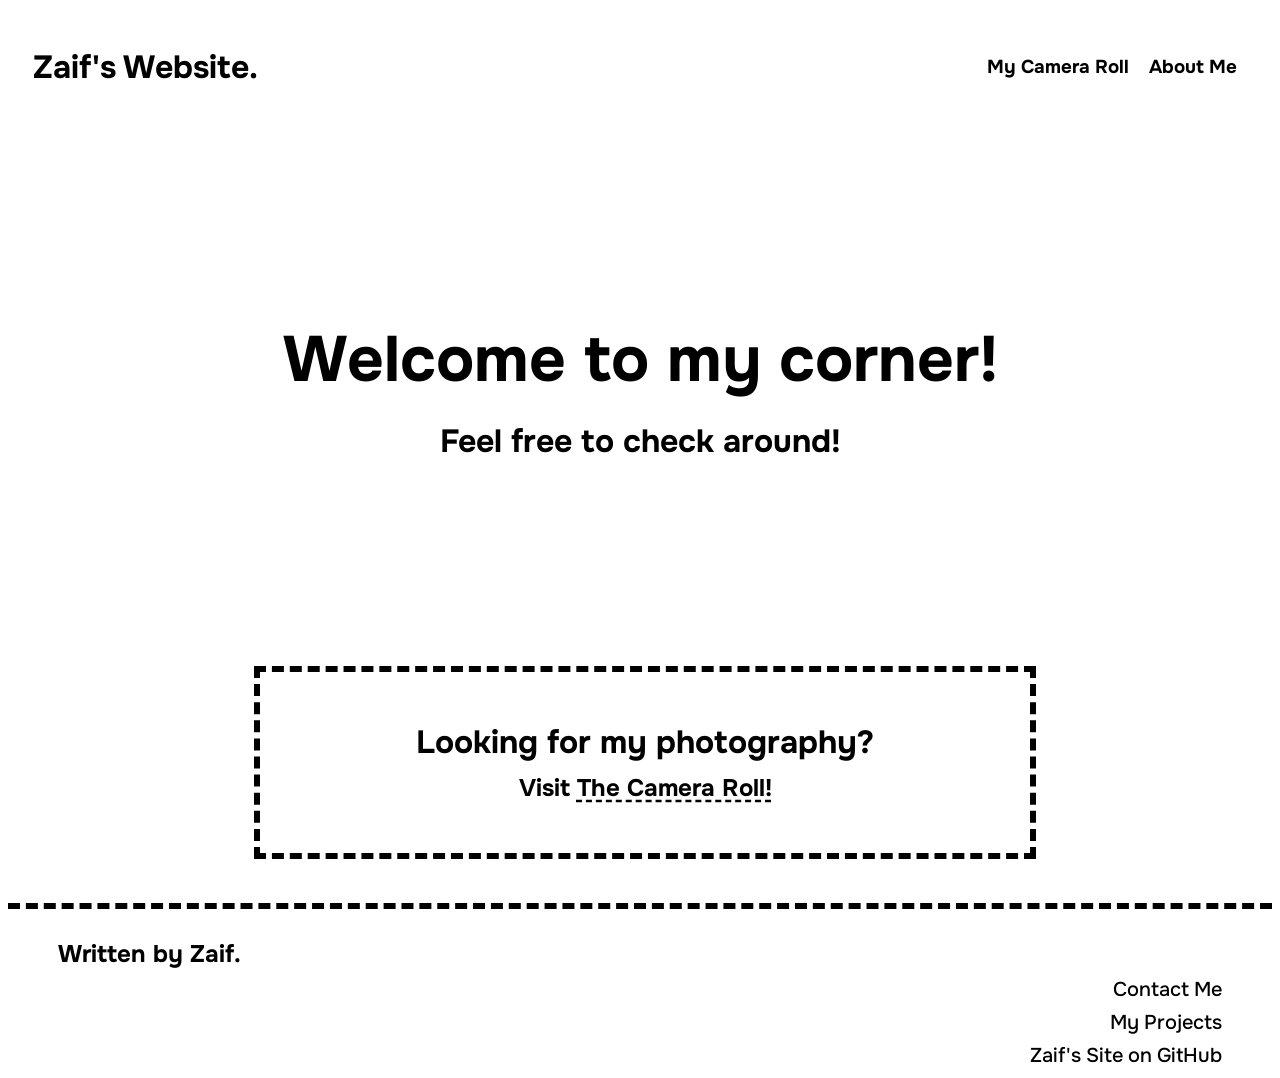
<file: index.html>
<html lang="en">
<head>
    <meta charset="UTF-8">
    <meta name="viewport" content="width=device-width, initial-scale=1">
    <title>Zaif's Site</title>
    <link rel="stylesheet" href="style.css">
</head>
<body>
    <div class="header">
        <div class="leftside">
            <h1 id="logo">Zaif's Website.</h1>
        </div>
        <div class="rightside">
            <a href="pages/camera/roll.html">
                <h3 id="pixelbutton">My Camera Roll</h3>
            </a>
            <a href="pages/about/me.html">
                <h3 id="aboutbutton">About Me</h3>
            </a>
        </div>
    </div>
    <div class="main">
        <div class="banner">
            <h1 id="bannerwelcome">Welcome to my corner!</h1>
            <h2 id="banneradditional">Feel free to check around!</h2>
        </div>
        <div class="content">
            <div class="container">
                <div class="firstblock">
                    <h1 id="firstblocktitle">Looking for my photography?</h1>
                    <a href="pages/camera/roll.html">
                        <h2 id="firstblocksubtitle">Visit <span id="firstblocksubtitleunderline">The Camera Roll!</span></h2>
                    </a>
                </div>
            </div>
        </div>
    </div>
    <div class="footer">
        <h3 id="footertext">Written by <span id="glowingcarpenterboy">Zaif.</span></h3>
        <div class="morelinks">
            <a href="pages/contact/me.html">
                <h3 id="morelinkslink">Contact Me</h3>
            </a>
            <a href="https://github.com/zaiiifffff" target="_blank">
                <h3 id="morelinkslink">My Projects</h3>
            </a>
            <a href="https://github.com/zaiiifffff/zaiiifffff.github.io" target="_blank">
                <h3 id="morelinkslink">Zaif's Site on GitHub</h3>
            </a>
        </div>
    </div>
</body>
</html>
</file>
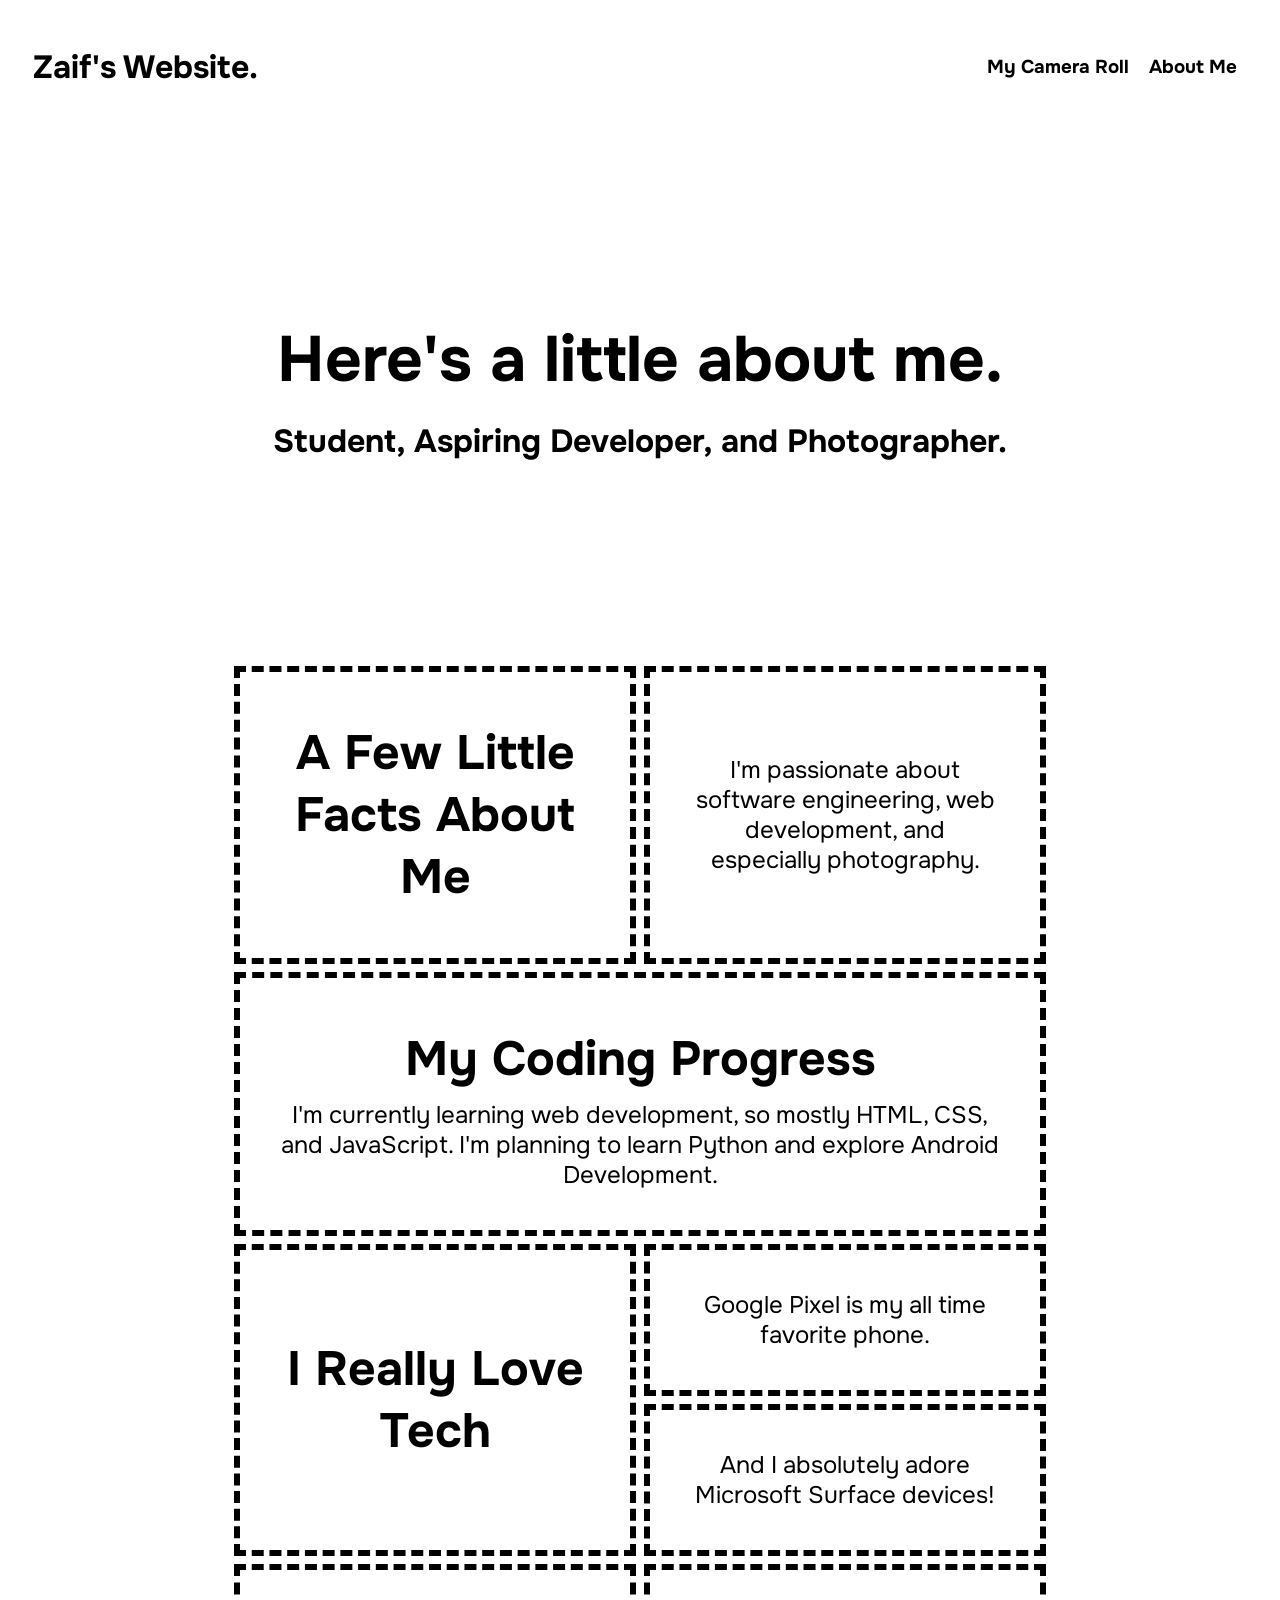
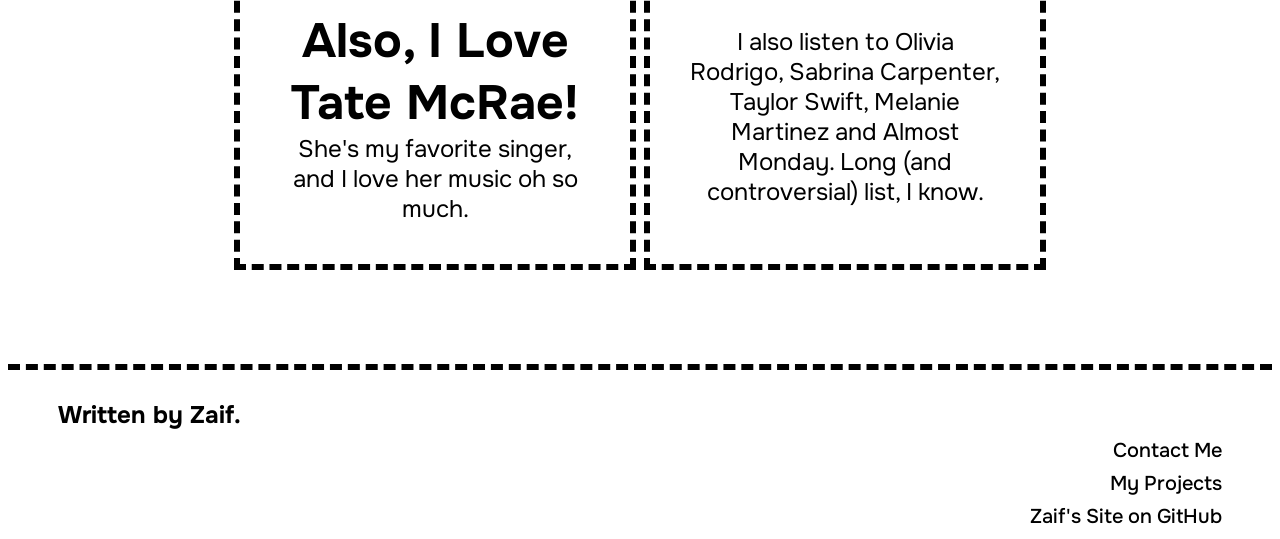
<file: pages/about/me.html>
<html lang="en">
<head>
    <meta charset="UTF-8">
    <meta name="viewport" content="width=device-width, initial-scale=1">
    <title>Zaif's Site</title>
    <link rel="stylesheet" href="style.css">
</head>
<body>
    <div class="header">
        <div class="leftside">
            <a href="../../index.html">
                <h1 id="logo">Zaif's Website.</h1>
            </a>
        </div>
        <div class="rightside">
            <a href="../camera/roll.html">
                <h3 id="pixelbutton">My Camera Roll</h3>
            </a>
            <a href="">
                <h3 id="aboutbutton">About Me</h3>
            </a>
        </div>
    </div>
    <div class="main">
        <div class="banner">
            <h1 id="bannerwelcome">Here's a little about me.</h1>
            <h2 id="banneradditional">Student, Aspiring Developer, and Photographer.</h2>
        </div>
        <div class="content">
            <div class="container">
                <div class="firstblock">
                    <h1 id="firstblocktitle">A Few Little Facts About Me</h1>
                </div>
                <div class="secondblock">
                    <p id="secondblocktext">I'm passionate about software engineering, web development, and especially photography.</p>
                </div>
                <div class="thirdblock">
                    <h1 id="thirdblocktitle">My Coding Progress</h1>
                    <p id="thirdblocktext">I'm currently learning web development, so mostly HTML, CSS, and JavaScript. I'm planning to learn Python and explore Android Development.</p>
                </div>
                <div class="fourthblock">
                    <h1 id="fourthblocktitle">I Really Love Tech</h1>
                </div>
                <div class="fifthblock">
                    <p id="fifthblocktext">Google Pixel is my all time favorite phone.</p>
                </div>
                <div class="sixthblock">
                    <p id="sixthblocktext">And I absolutely adore Microsoft Surface devices!</p>
                </div>
                <div class="seventhblock">
                    <h1 id="seventhblocktitle">Also, I Love Tate McRae!</h1>
                    <p id="seventhblocktext">She's my favorite singer, and I love her music oh so much.</p>
                </div>
                <div class="eighthblock">
                    <p id="eighthblocktext">I also listen to Olivia Rodrigo, Sabrina Carpenter, Taylor Swift, Melanie Martinez and Almost Monday. Long (and controversial) list, I know.</p>
                </div>
            </div>
        </div>
    </div>
        <div class="footer">
        <h3 id="footertext">Written by <span id="glowingcarpenterboy">Zaif.</span></h3>
        <div class="morelinks">
            <a href="pages/contact/me.html">
                <h3 id="morelinkslink">Contact Me</h3>
            </a>
            <a href="https://github.com/zaiiifffff" target="_blank">
                <h3 id="morelinkslink">My Projects</h3>
            </a>
            <a href="https://github.com/zaiiifffff/zaiiifffff.github.io" target="_blank">
                <h3 id="morelinkslink">Zaif's Site on GitHub</h3>
            </a>
        </div>
    </div>
</body>
</html>
</file>
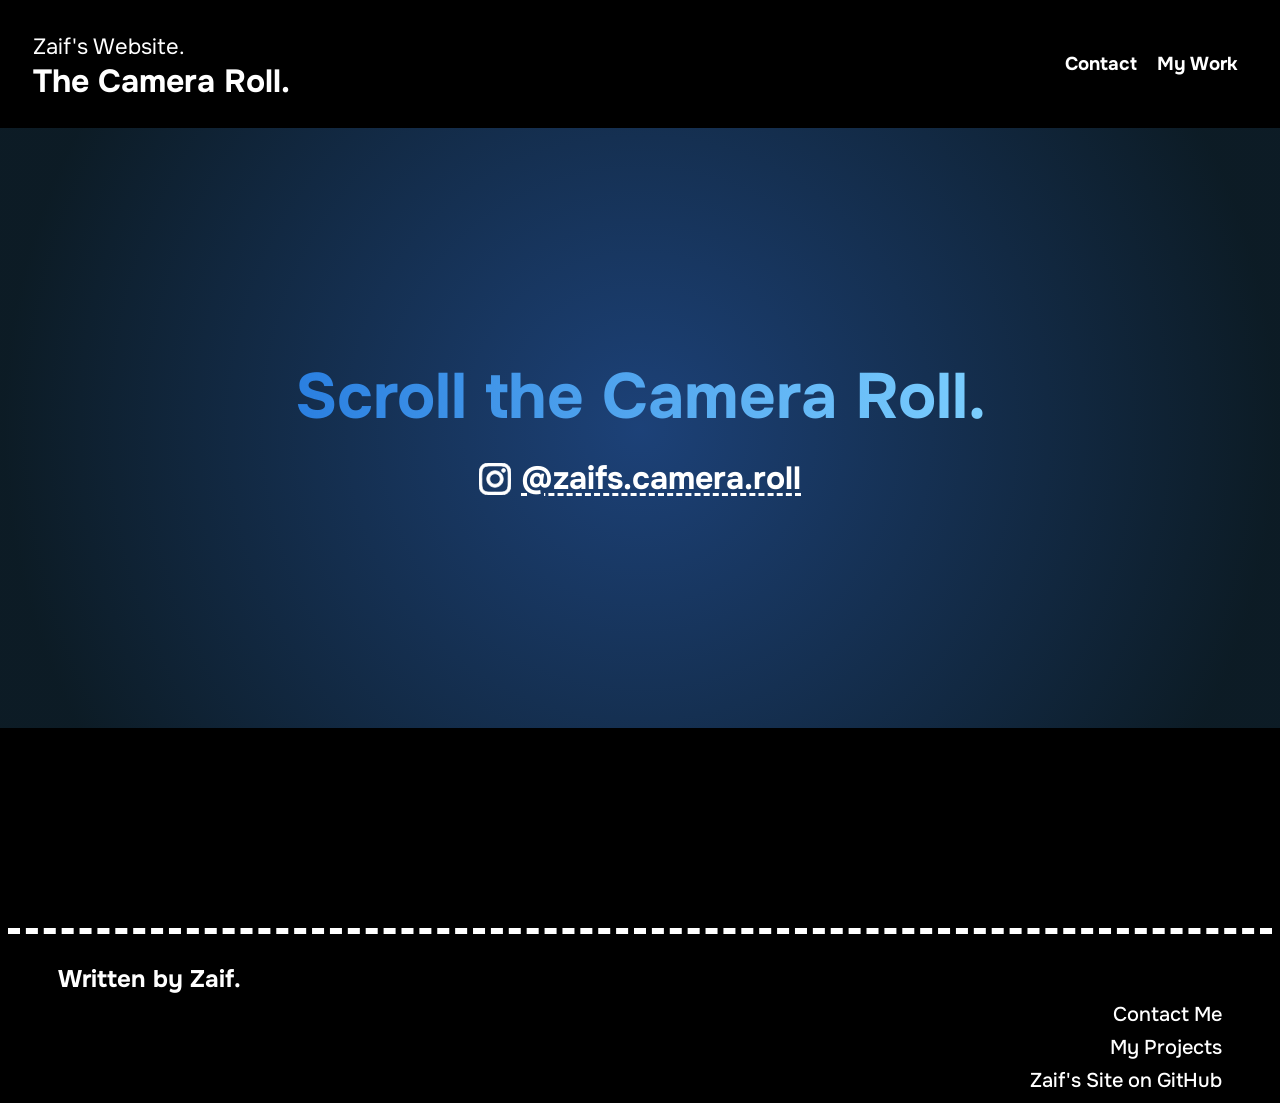
<file: pages/camera/roll.html>
<html lang="en">
<head>
    <meta charset="UTF-8">
    <meta name="viewport" content="width=device-width, initial-scale=1">
    <title>Zaif's Site</title>
    <link rel="stylesheet" href="style.css">
</head>
<body>
    <div class="header">
        <div class="leftside">
                <div class="logos">
                        <a href="../../index.html">
                            <h1 id="logo">Zaif's Website.</h1>
                        </a>
                    <h1 id="camerarolllogo">The Camera Roll.</h1>
                </div>
        </div>
        <div class="rightside">
            <a href="">
                <h3 id="pixelbutton">Contact</h3>
            </a>
            <a href="roll/mywork.html">
                <h3 id="aboutbutton">My Work</h3>
            </a>
        </div>
    </div>
    <div class="main">
        <div class="banner">
            <h1 id="bannerwelcome">Scroll the Camera Roll.</h1>
            <div class="ig">
                <svg id="igicon" width="32" height="32" viewBox="0 0 24 24" fill="white">
                <path d="M12 2.163c3.204 0 3.584.012 4.85.07 3.252.148 4.771 1.691 4.919 4.919.058 1.265.069 1.645.069 4.849 0 3.205-.012 3.584-.069 4.849-.149 3.225-1.664 4.771-4.919 4.919-1.266.058-1.644.07-4.85.07-3.204 0-3.584-.012-4.849-.07-3.26-.149-4.771-1.699-4.919-4.92-.058-1.265-.07-1.644-.07-4.849 0-3.204.013-3.583.07-4.849.149-3.227 1.664-4.771 4.919-4.919 1.266-.057 1.645-.069 4.849-.069zm0-2.163c-3.259 0-3.667.014-4.947.072-4.358.2-6.78 2.618-6.98 6.98-.059 1.281-.073 1.689-.073 4.948 0 3.259.014 3.668.072 4.948.2 4.358 2.618 6.78 6.98 6.98 1.281.058 1.689.072 4.948.072 3.259 0 3.668-.014 4.948-.072 4.354-.2 6.782-2.618 6.979-6.98.059-1.28.073-1.689.073-4.948 0-3.259-.014-3.667-.072-4.947-.196-4.354-2.617-6.78-6.979-6.98-1.281-.059-1.69-.073-4.949-.073zm0 5.838c-3.403 0-6.162 2.759-6.162 6.162s2.759 6.163 6.162 6.163 6.162-2.759 6.162-6.163c0-3.403-2.759-6.162-6.162-6.162zm0 10.162c-2.209 0-4-1.79-4-4 0-2.209 1.791-4 4-4s4 1.791 4 4c0 2.21-1.791 4-4 4zm6.406-11.845c-.796 0-1.441.645-1.441 1.44s.645 1.44 1.441 1.44c.795 0 1.439-.645 1.439-1.44s-.644-1.44-1.439-1.44z"/>
                </svg>
                <a href="https://instagram.com/zaifs.camera.roll" target="_blank">
                    <h2 id="banneradditional">@zaifs.camera.roll</h2>
                </a>
            </div>
        </div>
    </div>
    <div class="footer">
        <h3 id="footertext">Written by <span id="glowingcarpenterboy">Zaif.</span></h3>
        <div class="morelinks">
            <a href="pages/contact/me.html">
                <h3 id="morelinkslink">Contact Me</h3>
            </a>
            <a href="https://github.com/zaiiifffff" target="_blank">
                <h3 id="morelinkslink">My Projects</h3>
            </a>
            <a href="https://github.com/zaiiifffff/zaiiifffff.github.io" target="_blank">
                <h3 id="morelinkslink">Zaif's Site on GitHub</h3>
            </a>
        </div>
    </div>
</body>
</html>
</file>
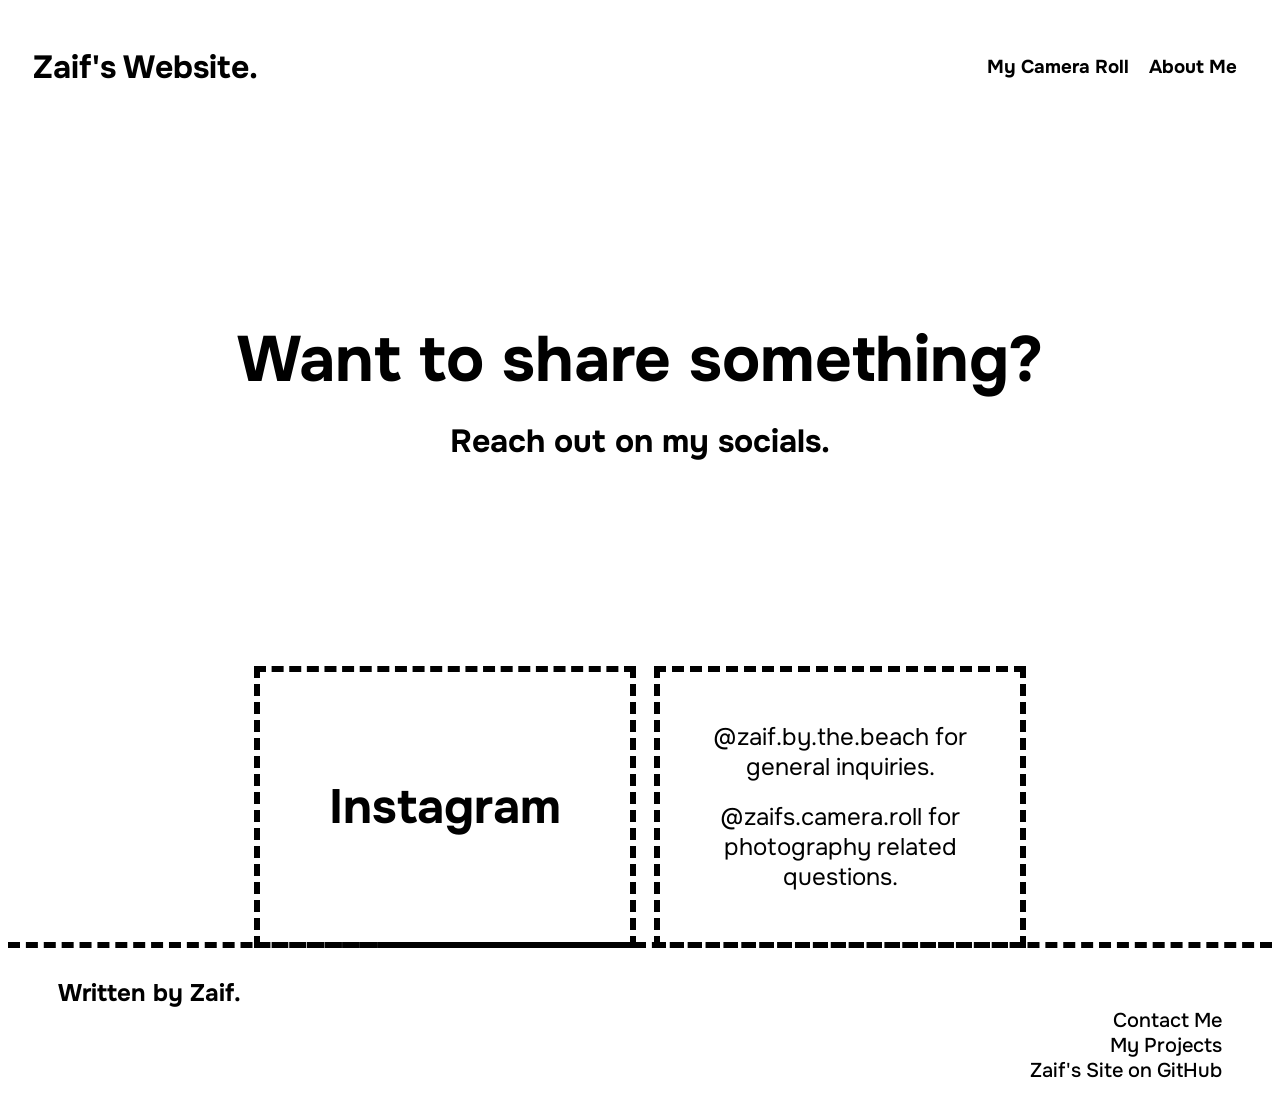
<file: pages/contact/me.html>
<html lang="en">
<head>
    <meta charset="UTF-8">
    <meta name="viewport" content="width=device-width, initial-scale=1">
    <title>Zaif's Site</title>
    <link rel="stylesheet" href="style.css">
</head>
<body>
    <div class="header">
        <div class="leftside">
            <a href="../../index.html">
                <h1 id="logo">Zaif's Website.</h1>
            </a>
        </div>
        <div class="rightside">
            <a href="../camera/roll.html">
                <h3 id="pixelbutton">My Camera Roll</h3>
            </a>
            <a href="../about/me.html">
                <h3 id="aboutbutton">About Me</h3>
            </a>
        </div>
    </div>
    <div class="main">
        <div class="banner">
            <h1 id="bannerwelcome">Want to share something?</h1>
            <h2 id="banneradditional">Reach out on my socials.</h2>
        </div>
        <div class="content">
            <div class="container">
                <div class="firstblock">
                    <h1 id="firstblocktitle">Instagram</h1>
                </div>
                <div class="secondblock">
                    <p id="secondblocktext">@zaif.by.the.beach for general inquiries.</p>
                    <p id="secondblocktext">@zaifs.camera.roll for photography related questions.</p>
            </div>
        </div>
    </div>
    <div class="footer">
        <h3 id="footertext">Written by <span id="glowingcarpenterboy">Zaif.</span></h3>
        <div class="morelinks">
            <a href="pages/contact/me.html">
                <h3 id="morelinkslink">Contact Me</h3>
            </a>
            <a href="https://github.com/zaiiifffff" target="_blank">
                <h3 id="morelinkslink">My Projects</h3>
            </a>
            <a href="https://github.com/zaiiifffff/zaiiifffff.github.io" target="_blank">
                <h3 id="morelinkslink">Zaif's Site on GitHub</h3>
            </a>
        </div>
    </div>
</body>
</html>
</file>
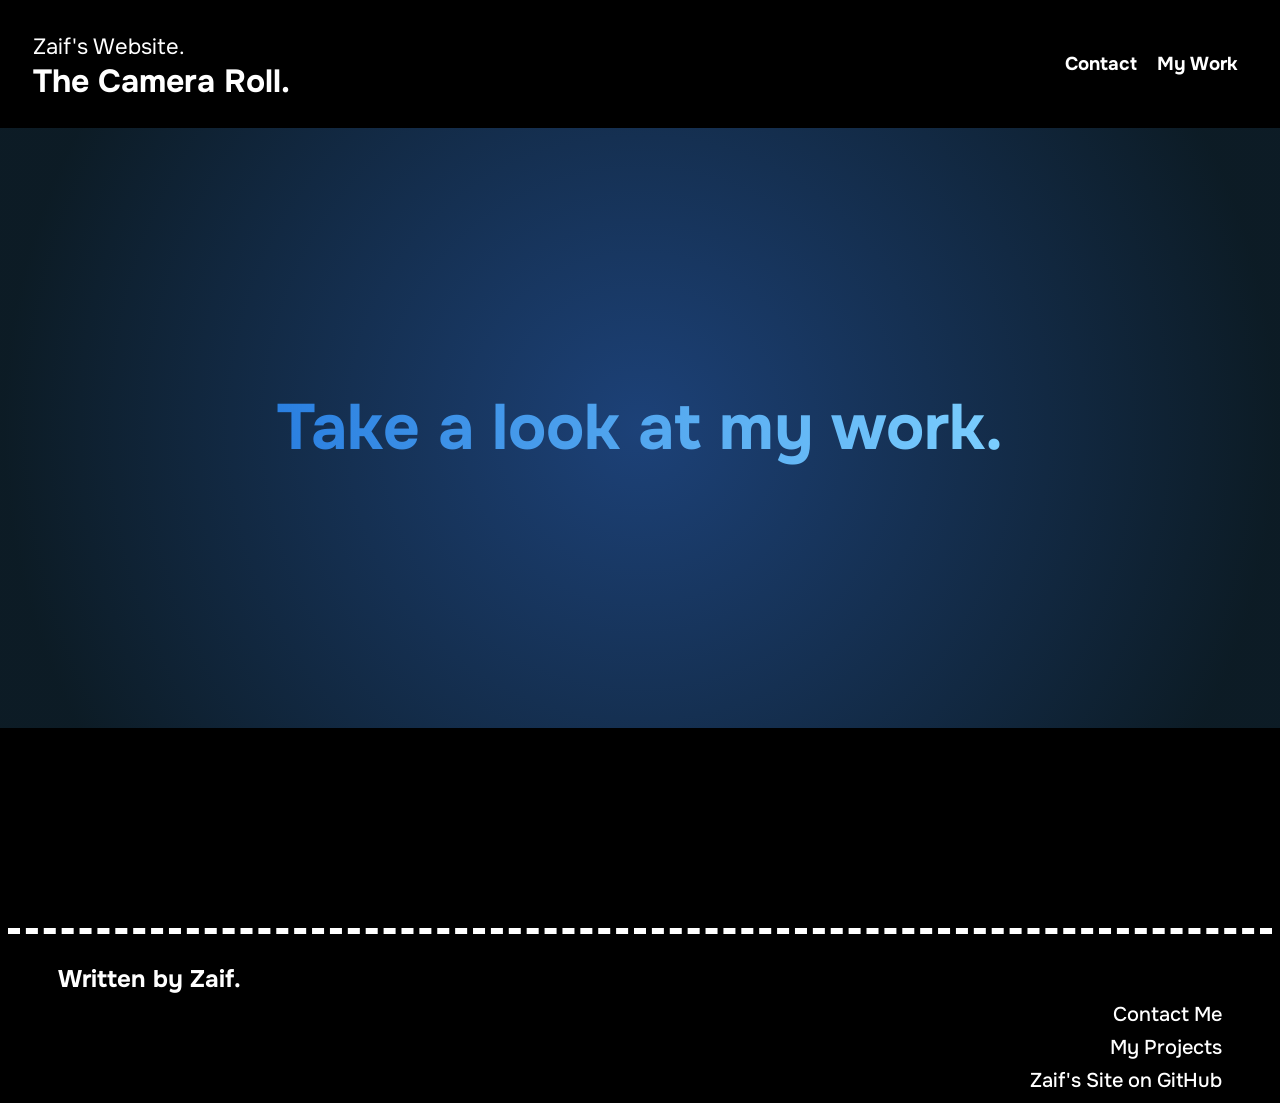
<file: pages/camera/roll/mywork.html>
<html lang="en">
<head>
    <meta charset="UTF-8">
    <meta name="viewport" content="width=device-width, initial-scale=1">
    <title>Zaif's Site</title>
    <link rel="stylesheet" href="style.css">
</head>
<body>
    <div class="header">
        <div class="leftside">
                <div class="logos">
                        <a href="../../index.html">
                            <h1 id="logo">Zaif's Website.</h1>
                        </a>
                    <h1 id="camerarolllogo">The Camera Roll.</h1>
                </div>
        </div>
        <div class="rightside">
            <a href="">
                <h3 id="pixelbutton">Contact</h3>
            </a>
            <a href="../about/me.html">
                <h3 id="aboutbutton">My Work</h3>
            </a>
        </div>
    </div>
    <div class="main">
        <div class="banner">
            <h1 id="bannerwelcome">Take a look at my work.</h1>
        </div>
    </div>
    <div class="footer">
        <h3 id="footertext">Written by <span id="glowingcarpenterboy">Zaif.</span></h3>
        <div class="morelinks">
            <a href="pages/contact/me.html">
                <h3 id="morelinkslink">Contact Me</h3>
            </a>
            <a href="https://github.com/zaiiifffff" target="_blank">
                <h3 id="morelinkslink">My Projects</h3>
            </a>
            <a href="https://github.com/zaiiifffff/zaiiifffff.github.io" target="_blank">
                <h3 id="morelinkslink">Zaif's Site on GitHub</h3>
            </a>
        </div>
    </div>
</body>
</html>
</file>
<file: style.css>
@font-face {
    font-family: 'Onest';
    src: url('fonts/Onest.ttf');
}

/* Remove underline from links and set color to black */

a {
    text-decoration: none;
    color: black;
}

.header {
    margin: 2%;
    display: flex;
    justify-content: space-between;
    text-align: center;
}

/* Responsive design for smaller screens */

@media (max-width: 768px) {
    .header {
        flex-direction: column;
        text-align: center;
        margin-top: 32px;
    }

    .rightside {
        justify-content: center;
        width: 100%;
    }

    .leftside {
        justify-content: center;
        width: 100%;
        margin: 2px 2px;
    }

    #logo {
        margin: 0;
    }
}

.leftside {
    align-items: center;

}

.rightside {
    display: flex;
    flex-direction: row;
    align-items: center;
}

#pixelbutton {
    margin: 10px 10px;
    font-family: Onest;
}

#notesbutton {
    margin: 10px 10px;
    font-family: Onest;
}

#aboutbutton {
    margin: 10px 10px;
    font-family: Onest;
}

#logo {
    font-family: Onest;
}

/* Main content styling */

.main {
    width: 100%;
}

.banner {
    width: 90%;
    margin: 200px auto 200px auto;
    display: flex;
    flex-direction: column;
    justify-content: center;
    align-items: center;
}

#bannerwelcome {
    font-family: Onest;
    text-align: center;
    font-size: 64px;
    margin: 10px auto;
}

#banneradditional {
    font-family: Onest;
    text-align: center;
    font-size: 32px;
    margin: 10px auto;
}

.container {
    width: 90%;
    max-width: 800px;
    display: block;
    grid-template-columns: 1fr 1fr;
    gap: 0px;
    margin: 50px auto;
}

.firstblock {
    margin: 0px 10px 0px 20px;
    padding: 40px;
    display: block;
    flex-direction: column;
    justify-content: center;
    align-items: center;
    outline: 6px dashed black;
}

#firstblocktitle {
    font-family: Onest;
    text-align: center;
    font-size: 32px;
    margin: 10px auto;
}

#firstblocksubtitle {
    font-family: Onest;
    text-align: center;
    font-size: 24px;
    margin: 10px auto;
}

#firstblocksubtitleunderline {
    text-decoration: underline dashed;
    text-underline-offset: 4px;
}

/* Footer styling */

.footer {
    border-top: 6px dashed black;
    width: 100%;
}

#footertext {
    font-family: Onest;
    text-align: left;
    font-size: 24px;
    margin: 30px 10px 0px 50px;
}

.morelinks {
    margin: 0px 50px 10px 10px;
}

#morelinkslink {
    color: black;
    font-family: Onest;
    font-size: 20px;
    font-weight: 500;
    text-align: right;
    margin: 8px 0px 8px 0px;
}

#glowingcarpenterboy {
    color: black;
    font-family: Onest;
    text-align: left;
    font-size: 24px;
    margin: 0px;
    transition: text-shadow 0.5s;
}

#glowingcarpenterboy:hover {
    color: black;
    text-shadow: 0 0 5px rgb(164, 189, 228), 0 0 10px rgb(164, 189, 228), 0 0 15px rgb(164, 189, 228), 0 0 20px rgb(164, 189, 228), 0 0 30px rgb(164, 189, 228), 0 0 40px rgb(164, 189, 228), 0 0 55px rgb(164, 189, 228), 0 0 75px rgb(164, 189, 228);
    cursor: default;
}
</file>
<file: pages/about/style.css>
@font-face {
    font-family: 'Onest';
    src: url('../../fonts/Onest.ttf');
}

.header {
    margin: 2%;
    display: flex;
    justify-content: space-between;
    text-align: center;
}

@media (max-width: 768px) {
    .header {
        flex-direction: column;
        text-align: center;
        margin-top: 32px;
    }

    .rightside {
        justify-content: center;
        width: 100%;
    }

    .leftside {
        justify-content: center;
        width: 100%;
        margin: 2px 2px;
    }

    #logo {
        margin: 0;
    }
}

a {
    text-decoration: none;
    color: black;
}

.leftside {
    align-items: center;

}

.rightside {
    display: flex;
    flex-direction: row;
    align-items: center;
}

#pixelbutton {
    margin: 10px 10px;
    font-family: Onest;
}

#notesbutton {
    margin: 10px 10px;
    font-family: Onest;
}

#aboutbutton {
    margin: 10px 10px;
    font-family: Onest;
}

#logo {
    font-family: Onest;
}

.main {
    width: 100%;
}

.banner {
    width: 90%;
    margin: 200px auto 200px auto;
    display: flex;
    flex-direction: column;
    justify-content: center;
    align-items: center;
}

#bannerwelcome {
    font-family: Onest;
    text-align: center;
    font-size: 64px;
    margin: 10px auto;
}

#banneradditional {
    font-family: Onest;
    text-align: center;
    font-size: 32px;
    margin: 10px auto;
}

.container {
    margin: 100px auto;
    width: 90%;
    max-width: 800px;
    display: grid;
    grid-template-columns: 1fr 1fr;
    gap: 20px;
}

.firstblock {
    padding: 40px;
    display: flex;
    flex-direction: column;
    justify-content: center;
    align-items: center;
    outline: 6px dashed black;
    grid-column: 1;
    grid-row: 1;
}

#firstblocktitle {
    font-family: Onest;
    text-align: center;
    font-size: 48px;
    margin: 10px auto;
}


.secondblock {
    padding: 40px;
    display: flex;
    flex-direction: column;
    justify-content: center;
    align-items: center;
    outline: 6px dashed black;
    grid-column: 2;
    grid-row: 1;
}

#secondblocktext {
    font-family: Onest;
    text-align: center;
    font-size: 24px;
    margin: 0px auto;
}

.thirdblock {
    padding: 40px;
    display: flex;
    flex-direction: column;
    justify-content: center;
    align-items: center;
    outline: 6px dashed black;
    grid-column: 1 / span 2;
    grid-row: 2;
}

#thirdblocktitle {
    font-family: Onest;
    text-align: center;
    font-size: 48px;
    margin: 10px auto;
}

#thirdblocktext {
    font-family: Onest;
    text-align: center;
    font-size: 24px;
    margin: 0px auto;
}

.fourthblock {
    padding: 40px;
    display: flex;
    flex-direction: column;
    justify-content: center;
    align-items: center;
    outline: 6px dashed black;
    grid-row: 1/ span 2;
    grid-row: 3 / 5;
}

#fourthblocktitle {
    font-family: Onest;
    text-align: center;
    font-size: 48px;
    margin: 0px auto;
}

.fifthblock {
    padding: 40px;
    display: flex;
    flex-direction: column;
    justify-content: center;
    align-items: center;
    outline: 6px dashed black;
}

#fifthblocktext {
    font-family: Onest;
    text-align: center;
    font-size: 24px;
    margin: 0px auto;
}

.sixthblock {
    padding: 40px;
    display: flex;
    flex-direction: column;
    justify-content: center;
    align-items: center;
    outline: 6px dashed black;
}

#sixthblocktext {
    font-family: Onest;
    text-align: center;
    font-size: 24px;
    margin: 0px auto;
}

.seventhblock {
    padding: 40px;
    display: flex;
    flex-direction: column;
    justify-content: center;
    align-items: center;
    outline: 6px dashed black;
}

#seventhblocktitle {
    font-family: Onest;
    text-align: center;
    font-size: 48px;
    margin: 0px auto;
}


#seventhblocktext {
    font-family: Onest;
    text-align: center;
    font-size: 24px;
    margin: 0px auto;
}

.eighthblock {
    padding: 40px;
    display: flex;
    flex-direction: column;
    justify-content: center;
    align-items: center;
    outline: 6px dashed black;
}

#eighthblocktext {
    font-family: Onest;
    text-align: center;
    font-size: 24px;
    margin: 0px auto;
}

@media (max-width: 768px) {
    .container {
        grid-template-columns: 1fr;
    }

    .firstblock,
    .secondblock,
    .thirdblock,
    .fourthblock,
    .sixthblock {
        grid-column: 1;
        grid-row: auto;
    }

    .secondblock,
    .thirdblock,
    .sixthblock {
        margin-bottom: 40px;
    }
}

/* Footer styling */

.footer {
    border-top: 6px dashed black;
    width: 100%;
}

#footertext {
    font-family: Onest;
    text-align: left;
    font-size: 24px;
    margin: 30px 10px 0px 50px;
}

.morelinks {
    margin: 0px 50px 10px 10px;
}

#morelinkslink {
    color: black;
    font-family: Onest;
    font-size: 20px;
    font-weight: 500;
    text-align: right;
    margin: 8px 0px 8px 0px;
}

#glowingcarpenterboy {
    color: black;
    font-family: Onest;
    text-align: left;
    font-size: 24px;
    margin: 0px;
    transition: text-shadow 0.5s;
}

#glowingcarpenterboy:hover {
    color: black;
    text-shadow: 0 0 5px rgb(164, 189, 228), 0 0 10px rgb(164, 189, 228), 0 0 15px rgb(164, 189, 228), 0 0 20px rgb(164, 189, 228), 0 0 30px rgb(164, 189, 228), 0 0 40px rgb(164, 189, 228), 0 0 55px rgb(164, 189, 228), 0 0 75px rgb(164, 189, 228);
    cursor: default;
}
</file>
<file: pages/camera/style.css>
@font-face {
    font-family: 'Onest';
    src: url('../../fonts/Onest.ttf');
}

html {
    background-color: #000000;
    overflow-x: hidden;
    container-type: inline-size;
}

.header {
    margin: 2%;
    display: flex;
    justify-content: space-between;
    text-align: center;
}

a {
    text-decoration: none;
    color: white;
}

.leftside {
    align-items: center;

}

.rightside {
    display: flex;
    flex-direction: row;
    align-items: center;
}

#pixelbutton {
    margin: 10px 10px;
    font-family: Onest;
    color: white;
}

#aboutbutton {
    margin: 10px 10px;
    font-family: Onest;
    color: white;
}

.logos {
    display: flex;
    flex-direction: column;
    align-items: flex-start;
    padding-top: 8px;
    color: white;
}

#logo {
    font-family: Onest;
    font-weight: 400;
    font-size: 22px;
    margin: 0px 0px;
}

#camerarolllogo {
    font-family: Onest;
    margin: 0px 0px;
}

.main {
    width: 100%;
    margin: 0px;
    padding: 0px;
}

.banner {
    padding: 0px;
    margin: 0px;
    width: 100%;
    margin: 00px auto 200px auto;
    height: 600px;
    display: flex;
    flex-direction: column;
    justify-content: center;
    align-items: center;
    background-color: #000000; /* Dark base color */
    background-image: radial-gradient(
    circle at 50% 50%, 
    rgba(37, 85, 156, 0.769) 0%, 
    rgba(15, 34, 46, 0.808) 90%
    );
    width: 100cqw;
    position: relative;
    left: 50%;
    right: 50%;
    margin-left: -50vw;
    margin-right: -50vw;
}

#bannerwelcome {
    font-family: Onest;
    text-align: center;
    font-size: 64px;
    margin: 10px auto;
    background: linear-gradient(90deg, #2a7fe0, #7bcefe);
    -webkit-background-clip: text;
    background-clip: text;
    -webkit-text-fill-color: transparent;
}

.ig {
    display: flex;
    align-items: center;
    justify-content: center;
    gap: 10px;
}

#igicon {
    float: left;
    margin: 10px auto;
    color: white;
    stroke: white;
    stroke-width: 0.6px;
    stroke-linejoin: round;
}

#banneradditional {
    float: right;
    font-family: Onest;
    text-align: center;
    font-size: 32px;
    margin: 10px auto;
    color: white;
    text-decoration: underline dashed;
    text-underline-offset: 4px;
}

@media (max-width: 768px) {
    .header {
        flex-direction: column;
        text-align: center;
        margin-top: 32px;
    }

    .rightside {
        justify-content: center;
        width: 100%;
    }

    .leftside {
        justify-content: center;
        width: 100%;
        margin: 2px 2px;
    }

    .logos {
        align-items: center;
    }

    #logo {
        margin: 0;
        display: none;
    }

    #camerarolllogo {
        margin: 0;
        text-align: center;
    }
}

/* Footer styling */

.footer {
    border-top: 6px dashed white;
    width: 100%;
}

#footertext {
    font-family: Onest;
    color: white;
    text-align: left;
    font-size: 24px;
    margin: 30px 10px 0px 50px;
}

.morelinks {
    margin: 0px 50px 10px 10px;
}

#morelinkslink {
    color: white;
    font-family: Onest;
    font-size: 20px;
    font-weight: 500;
    text-align: right;
    margin: 8px 0px 8px 0px;
}

#glowingcarpenterboy {
    color: white;
    font-family: Onest;
    text-align: left;
    font-size: 24px;
    margin: 0px;
    transition: text-shadow 0.5s;
}

#glowingcarpenterboy:hover {
    color: white;
    text-shadow: 0 0 5px rgb(164, 189, 228), 0 0 10px rgb(164, 189, 228), 0 0 15px rgb(164, 189, 228), 0 0 20px rgb(164, 189, 228), 0 0 30px rgb(164, 189, 228), 0 0 40px rgb(164, 189, 228), 0 0 55px rgb(164, 189, 228), 0 0 75px rgb(164, 189, 228);
    cursor: default;
}
</file>
<file: pages/contact/style.css>
@font-face {
    font-family: 'Onest';
    src: url('../../fonts/Onest.ttf');
}

.header {
    margin: 2%;
    display: flex;
    justify-content: space-between;
    text-align: center;
}

@media (max-width: 768px) {
    .header {
        flex-direction: column;
        text-align: center;
        margin-top: 32px;
    }

    .rightside {
        justify-content: center;
        width: 100%;
    }

    .leftside {
        justify-content: center;
        width: 100%;
        margin: 2px 2px;
    }

    #logo {
        margin: 0;
    }
}

a {
    text-decoration: none;
    color: black;
}

.leftside {
    align-items: center;

}

.rightside {
    display: flex;
    flex-direction: row;
    align-items: center;
}

#pixelbutton {
    margin: 10px 10px;
    font-family: Onest;
}

#notesbutton {
    margin: 10px 10px;
    font-family: Onest;
}

#aboutbutton {
    margin: 10px 10px;
    font-family: Onest;
}

#logo {
    font-family: Onest;
}

.main {
    width: 100%;
}

.banner {
    width: 90%;
    margin: 200px auto 200px auto;
    display: flex;
    flex-direction: column;
    justify-content: center;
    align-items: center;
}

#bannerwelcome {
    font-family: Onest;
    text-align: center;
    font-size: 64px;
    margin: 10px auto;
}

#banneradditional {
    font-family: Onest;
    text-align: center;
    font-size: 32px;
    margin: 10px auto;
}

.container {
    width: 90%;
    max-width: 800px;
    display: grid;
    grid-template-columns: 1fr 1fr;
    gap: 0px;
    margin: 0px auto;
}

.firstblock {
    margin: 0px 10px 0px 20px;
    padding: 40px;
    display: flex;
    flex-direction: column;
    justify-content: center;
    align-items: center;
    outline: 6px dashed black;
}

#firstblocktitle {
    font-family: Onest;
    text-align: center;
    font-size: 48px;
    margin: 10px auto;
}


.secondblock {
    margin: 0px 20px 0px 20px;
    padding: 40px;
    display: flex;
    flex-direction: column;
    justify-content: center;
    align-items: center;
    outline: 6px dashed black;
}

#secondblocktext {
    font-family: Onest;
    text-align: center;
    font-size: 24px;
    margin: 10px auto;
}

@media (max-width: 768px) {
    .container {
        grid-template-columns: 1fr;
    }

    .firstblock {
        margin: 0px 20px 10px 20px;
    }

    .secondblock {
        margin: 10px 20px 0px 20px;
    }
}

/* Footer styling */

.footer {
    border-top: 6px dashed black;
    width: 100%;
}

#footertext {
    font-family: Onest;
    text-align: left;
    font-size: 24px;
    margin: 30px 10px 0px 50px;
}

.morelinks {
    margin: 0px 50px 10px 10px;
}

#morelinkslink {
    color: black;
    font-family: Onest;
    font-size: 20px;
    font-weight: 500;
    text-align: right;
    margin: 0px;
}

#glowingcarpenterboy {
    color: black;
    font-family: Onest;
    text-align: left;
    font-size: 24px;
    margin: 0px;
    transition: text-shadow 0.5s;
}

#glowingcarpenterboy:hover {
    color: black;
    text-shadow: 0 0 5px rgb(164, 189, 228), 0 0 10px rgb(164, 189, 228), 0 0 15px rgb(164, 189, 228), 0 0 20px rgb(164, 189, 228), 0 0 30px rgb(164, 189, 228), 0 0 40px rgb(164, 189, 228), 0 0 55px rgb(164, 189, 228), 0 0 75px rgb(164, 189, 228);
    cursor: default;
}
</file>
<file: pages/camera/roll/style.css>
@font-face {
    font-family: 'Onest';
    src: url('../../../fonts/Onest.ttf');
}

html {
    background-color: #000000;
    overflow-x: hidden;
    container-type: inline-size;
}

.header {
    margin: 2%;
    display: flex;
    justify-content: space-between;
    text-align: center;
}

a {
    text-decoration: none;
    color: white;
}

.leftside {
    align-items: center;

}

.rightside {
    display: flex;
    flex-direction: row;
    align-items: center;
}

#pixelbutton {
    margin: 10px 10px;
    font-family: Onest;
    color: white;
}

#aboutbutton {
    margin: 10px 10px;
    font-family: Onest;
    color: white;
}

.logos {
    display: flex;
    flex-direction: column;
    align-items: flex-start;
    padding-top: 8px;
    color: white;
}

#logo {
    font-family: Onest;
    font-weight: 400;
    font-size: 22px;
    margin: 0px 0px;
}

#camerarolllogo {
    font-family: Onest;
    margin: 0px 0px;
}

.main {
    width: 100%;
    margin: 0px;
    padding: 0px;
}

.banner {
    padding: 0px;
    margin: 0px;
    width: 100%;
    margin: 00px auto 200px auto;
    height: 600px;
    display: flex;
    flex-direction: column;
    justify-content: center;
    align-items: center;
    background-color: #000000; /* Dark base color */
    background-image: radial-gradient(
    circle at 50% 50%, 
    rgba(37, 85, 156, 0.769) 0%, 
    rgba(15, 34, 46, 0.808) 90%
    );
    width: 100cqw;
    position: relative;
    left: 50%;
    right: 50%;
    margin-left: -50vw;
    margin-right: -50vw;
}

#bannerwelcome {
    font-family: Onest;
    text-align: center;
    font-size: 64px;
    margin: 10px auto;
    background: linear-gradient(90deg, #2a7fe0, #7bcefe);
    -webkit-background-clip: text;
    background-clip: text;
    -webkit-text-fill-color: transparent;
}

.ig {
    display: flex;
    align-items: center;
    justify-content: center;
    gap: 10px;
}

#igicon {
    float: left;
    margin: 10px auto;
    color: white;
    stroke: white;
    stroke-width: 0.6px;
    stroke-linejoin: round;
}

#banneradditional {
    float: right;
    font-family: Onest;
    text-align: center;
    font-size: 32px;
    margin: 10px auto;
    color: white;
    text-decoration: underline dashed;
    text-underline-offset: 4px;
}

@media (max-width: 768px) {
    .header {
        flex-direction: column;
        text-align: center;
        margin-top: 32px;
    }

    .rightside {
        justify-content: center;
        width: 100%;
    }

    .leftside {
        justify-content: center;
        width: 100%;
        margin: 2px 2px;
    }

    .logos {
        align-items: center;
    }

    #logo {
        margin: 0;
        display: none;
    }

    #camerarolllogo {
        margin: 0;
        text-align: center;
    }
}

/* Footer styling */

.footer {
    border-top: 6px dashed white;
    width: 100%;
}

#footertext {
    font-family: Onest;
    color: white;
    text-align: left;
    font-size: 24px;
    margin: 30px 10px 0px 50px;
}

.morelinks {
    margin: 0px 50px 10px 10px;
}

#morelinkslink {
    color: white;
    font-family: Onest;
    font-size: 20px;
    font-weight: 500;
    text-align: right;
    margin: 8px 0px 8px 0px;
}

#glowingcarpenterboy {
    color: white;
    font-family: Onest;
    text-align: left;
    font-size: 24px;
    margin: 0px;
    transition: text-shadow 0.5s;
}

#glowingcarpenterboy:hover {
    color: white;
    text-shadow: 0 0 5px rgb(164, 189, 228), 0 0 10px rgb(164, 189, 228), 0 0 15px rgb(164, 189, 228), 0 0 20px rgb(164, 189, 228), 0 0 30px rgb(164, 189, 228), 0 0 40px rgb(164, 189, 228), 0 0 55px rgb(164, 189, 228), 0 0 75px rgb(164, 189, 228);
    cursor: default;
}
</file>
